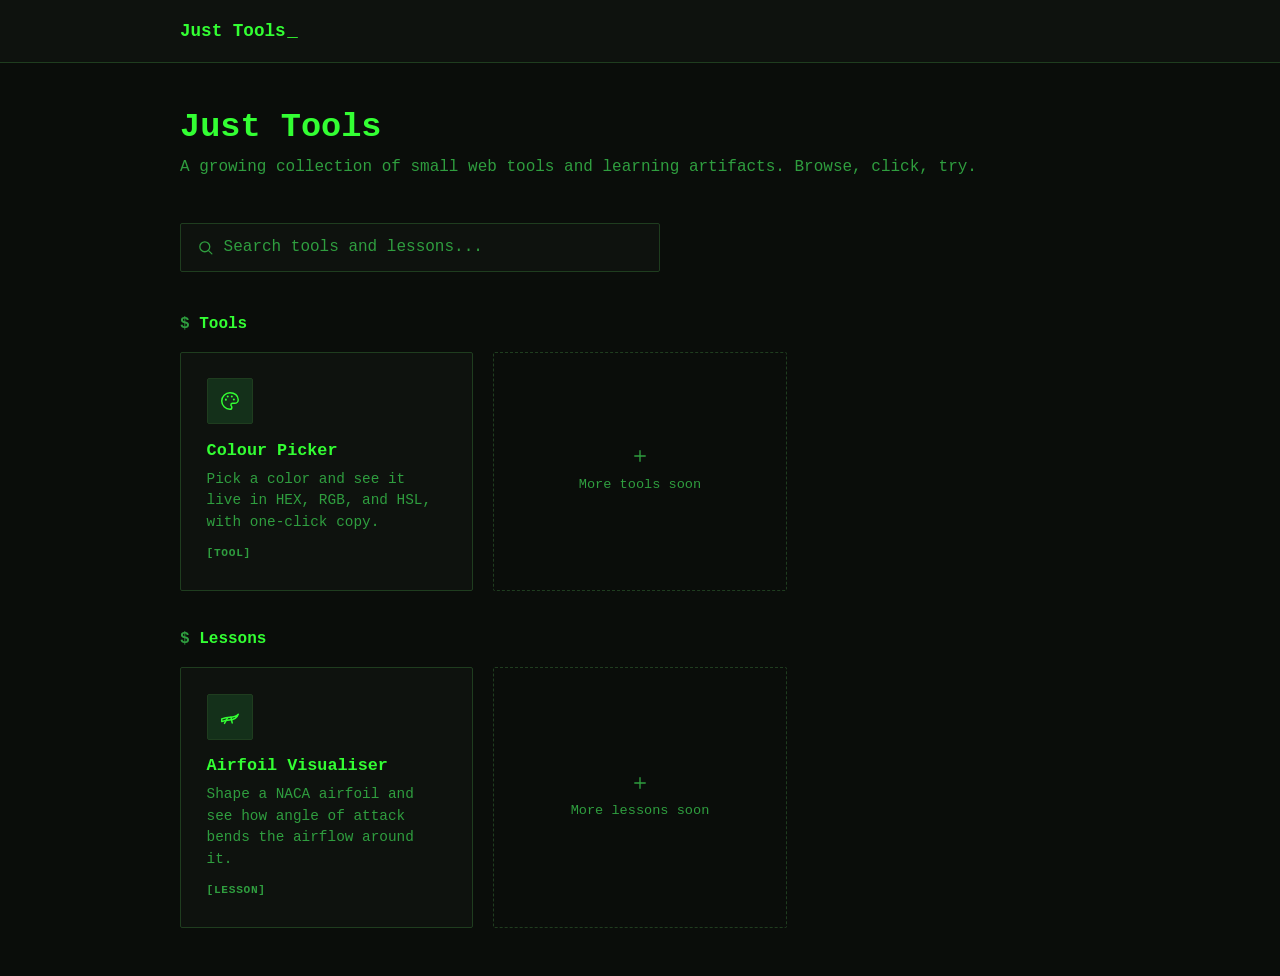
<file: index.html>
<!doctype html>
<html lang="en">
<head>
  <meta charset="UTF-8" />
  <meta name="viewport" content="width=device-width, initial-scale=1" />
  <title>Just Tools</title>
  <link rel="stylesheet" href="shared/style.css" />
</head>
<body>
  <header id="site-header" class="site-header"></header>

  <main class="page">
    <section class="hero">
      <h1>Just Tools</h1>
      <p>A growing collection of small web tools and learning artifacts. Browse, click, try.</p>
    </section>

    <div class="search-bar">
      <svg width="17" height="17" viewBox="0 0 24 24" fill="none" stroke="currentColor" stroke-width="1.8" stroke-linecap="round" aria-hidden="true">
        <circle cx="11" cy="11" r="7"></circle>
        <path d="M21 21l-4.3-4.3"></path>
      </svg>
      <input
        type="text"
        id="search-input"
        placeholder="Search tools and lessons..."
        autocomplete="off"
      />
    </div>

    <h2 class="section-title">Tools</h2>
    <div class="card-grid" id="tools-grid" data-kind="Tool">
      <a class="card" href="tools/colour-picker/index.html" data-name="colour picker color picker hex rgb hsl">
        <div class="card-icon" aria-hidden="true">
          <svg width="22" height="22" viewBox="0 0 24 24" fill="none" stroke="currentColor" stroke-width="1.6" stroke-linecap="round" stroke-linejoin="round">
            <path d="M12 3a9 9 0 1 0 0 18c1.2 0 2-1 2-2 0-.6-.2-1-.5-1.4-.3-.4-.5-.8-.5-1.3 0-1 .8-1.8 1.8-1.8H17a4 4 0 0 0 4-4c0-4.4-4-7.5-9-7.5Z"></path>
            <circle cx="7.5" cy="10.5" r="1.1" fill="currentColor" stroke="none"></circle>
            <circle cx="9.5" cy="7" r="1.1" fill="currentColor" stroke="none"></circle>
            <circle cx="14" cy="7" r="1.1" fill="currentColor" stroke="none"></circle>
            <circle cx="16.2" cy="10.3" r="1.1" fill="currentColor" stroke="none"></circle>
          </svg>
        </div>
        <h3>Colour Picker</h3>
        <p>Pick a color and see it live in HEX, RGB, and HSL, with one-click copy.</p>
        <span class="card-kind">Tool</span>
      </a>
      <div class="card-ghost">
        <svg width="18" height="18" viewBox="0 0 24 24" fill="none" stroke="currentColor" stroke-width="1.8" stroke-linecap="round" aria-hidden="true">
          <path d="M12 5v14M5 12h14"></path>
        </svg>
        <span>More tools soon</span>
      </div>
    </div>

    <h2 class="section-title">Lessons</h2>
    <div class="card-grid" id="lessons-grid" data-kind="Lesson">
      <a class="card" href="lessons/airfoil-visualiser/index.html" data-name="airfoil visualiser naca lift angle of attack aerodynamics">
        <div class="card-icon" aria-hidden="true">
          <svg width="22" height="22" viewBox="0 0 24 24" fill="none" stroke="currentColor" stroke-width="1.6" stroke-linecap="round" stroke-linejoin="round">
            <path d="M3 14c3-1.2 6.5-1.8 9-1.8 4.5 0 7.5-1.7 9-3.2-1 3-4.3 6-9.6 6.2-2.7.1-5.8.6-8.4 1.8Z"></path>
            <path d="M9 13.5 6 19M13 12.3l1.4 6.2"></path>
          </svg>
        </div>
        <h3>Airfoil Visualiser</h3>
        <p>Shape a NACA airfoil and see how angle of attack bends the airflow around it.</p>
        <span class="card-kind">Lesson</span>
      </a>
      <div class="card-ghost">
        <svg width="18" height="18" viewBox="0 0 24 24" fill="none" stroke="currentColor" stroke-width="1.8" stroke-linecap="round" aria-hidden="true">
          <path d="M12 5v14M5 12h14"></path>
        </svg>
        <span>More lessons soon</span>
      </div>
    </div>

    <p class="empty-state" id="empty-state" hidden>No tools or lessons match your search.</p>
  </main>

  <script src="shared/nav.js" data-home="index.html" data-title="Just Tools" data-page="home"></script>
  <script>
    (function () {
      var input = document.getElementById("search-input");
      var grids = [document.getElementById("tools-grid"), document.getElementById("lessons-grid")];
      var emptyState = document.getElementById("empty-state");

      input.addEventListener("input", function () {
        var query = input.value.trim().toLowerCase();
        var visibleCount = 0;

        grids.forEach(function (grid) {
          var cards = grid.querySelectorAll(".card");
          var ghost = grid.querySelector(".card-ghost");
          var gridHasVisible = false;

          cards.forEach(function (card) {
            var haystack = (card.dataset.name || "") + " " + card.textContent;
            var matches = haystack.toLowerCase().indexOf(query) !== -1;
            card.hidden = !matches;
            if (matches) {
              gridHasVisible = true;
              visibleCount++;
            }
          });

          if (ghost) ghost.hidden = query !== "";
          grid.previousElementSibling.hidden = !gridHasVisible && query !== "";
        });

        emptyState.hidden = visibleCount !== 0;
      });
    })();
  </script>
</body>
</html>
</file>
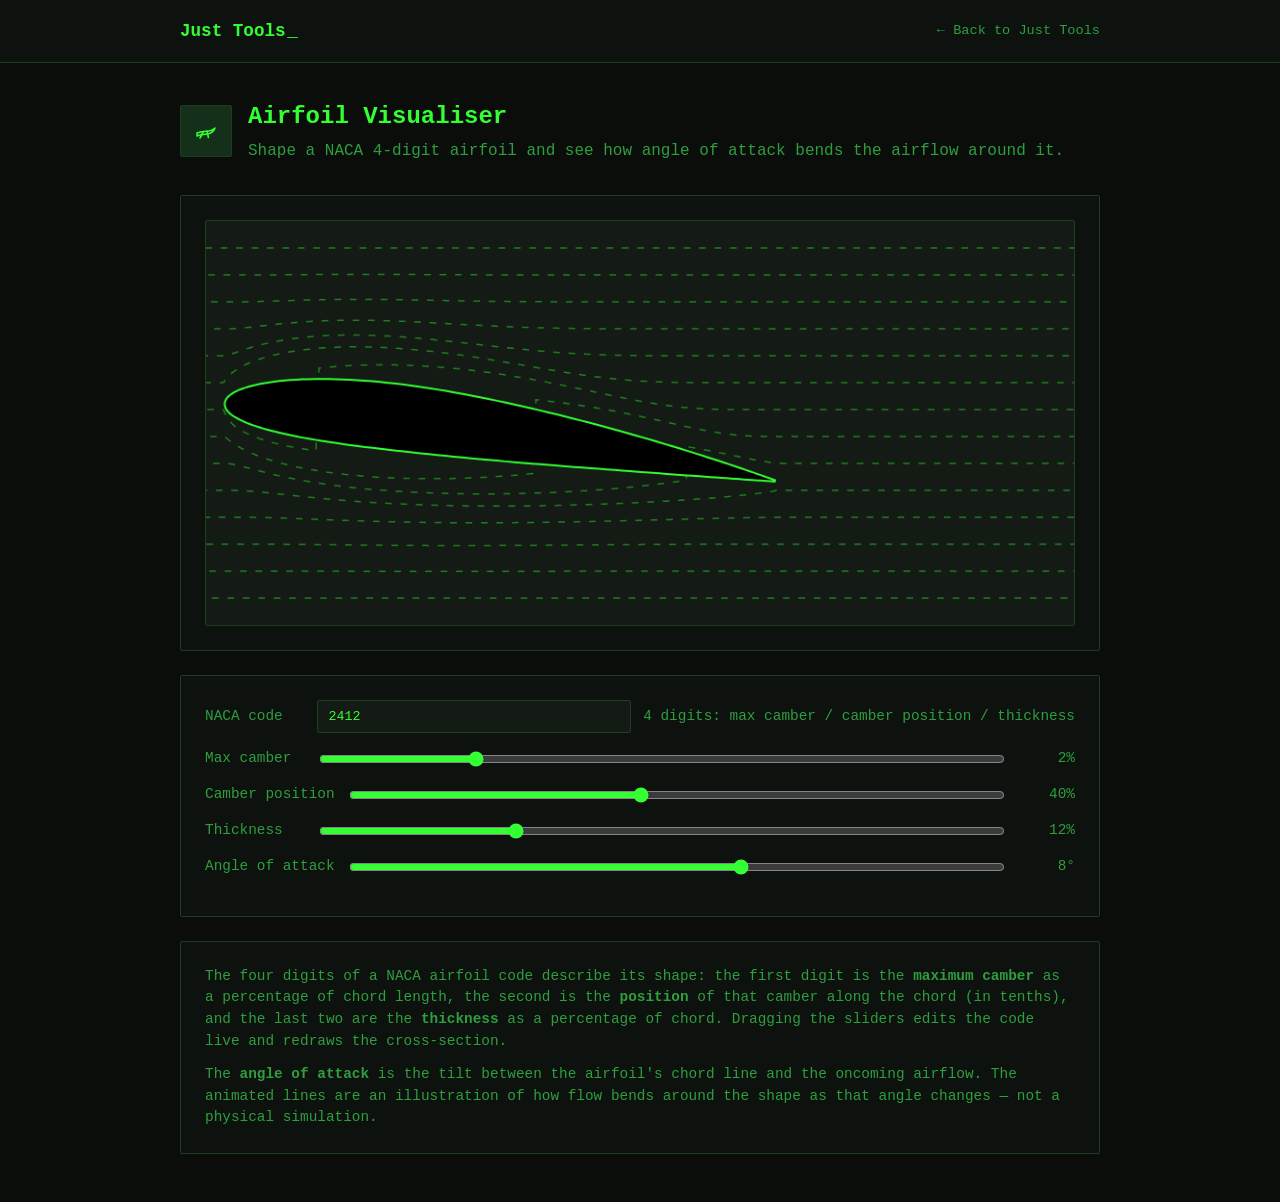
<file: lessons/airfoil-visualiser/index.html>
<!doctype html>
<html lang="en">
<head>
  <meta charset="UTF-8" />
  <meta name="viewport" content="width=device-width, initial-scale=1" />
  <title>Airfoil Visualiser · Just Tools</title>
  <link rel="stylesheet" href="../../shared/style.css" />
  <link rel="stylesheet" href="style.css" />
</head>
<body>
  <header id="site-header" class="site-header"></header>

  <main class="page">
    <section class="tool-header">
      <div class="card-icon" aria-hidden="true">
        <svg width="24" height="24" viewBox="0 0 24 24" fill="none" stroke="currentColor" stroke-width="1.6" stroke-linecap="round" stroke-linejoin="round">
          <path d="M3 14c3-1.2 6.5-1.8 9-1.8 4.5 0 7.5-1.7 9-3.2-1 3-4.3 6-9.6 6.2-2.7.1-5.8.6-8.4 1.8Z"></path>
          <path d="M9 13.5 6 19M13 12.3l1.4 6.2"></path>
        </svg>
      </div>
      <div class="tool-header-text">
        <h1>Airfoil Visualiser</h1>
        <p>Shape a NACA 4-digit airfoil and see how angle of attack bends the airflow around it.</p>
      </div>
    </section>

    <div class="panel">
      <canvas id="airfoil-canvas" width="900" height="420"></canvas>
    </div>

    <div class="panel">
      <div class="field-row">
        <label for="naca-code">NACA code</label>
        <input type="text" id="naca-code" maxlength="4" inputmode="numeric" value="2412" />
        <span class="explainer">4 digits: max camber / camber position / thickness</span>
      </div>

      <div class="field-row">
        <label for="camber-input">Max camber</label>
        <input type="range" id="camber-input" min="0" max="9" step="1" value="2" />
        <span class="value" id="camber-value">2%</span>
      </div>

      <div class="field-row">
        <label for="position-input">Camber position</label>
        <input type="range" id="position-input" min="0" max="9" step="1" value="4" />
        <span class="value" id="position-value">40%</span>
      </div>

      <div class="field-row">
        <label for="thickness-input">Thickness</label>
        <input type="range" id="thickness-input" min="1" max="40" step="1" value="12" />
        <span class="value" id="thickness-value">12%</span>
      </div>

      <div class="field-row">
        <label for="aoa-input">Angle of attack</label>
        <input type="range" id="aoa-input" min="-10" max="20" step="1" value="8" />
        <span class="value" id="aoa-value">8°</span>
      </div>
    </div>

    <div class="panel explainer">
      <p>
        The four digits of a NACA airfoil code describe its shape: the first digit is the
        <strong>maximum camber</strong> as a percentage of chord length, the second is the
        <strong>position</strong> of that camber along the chord (in tenths), and the last two are
        the <strong>thickness</strong> as a percentage of chord. Dragging the sliders edits the
        code live and redraws the cross-section.
      </p>
      <p>
        The <strong>angle of attack</strong> is the tilt between the airfoil's chord line and the
        oncoming airflow. The animated lines are an illustration of how flow bends around the
        shape as that angle changes &mdash; not a physical simulation.
      </p>
    </div>
  </main>

  <script src="../../shared/nav.js" data-home="../../index.html" data-title="Just Tools"></script>
  <script src="script.js"></script>
</body>
</html>
</file>
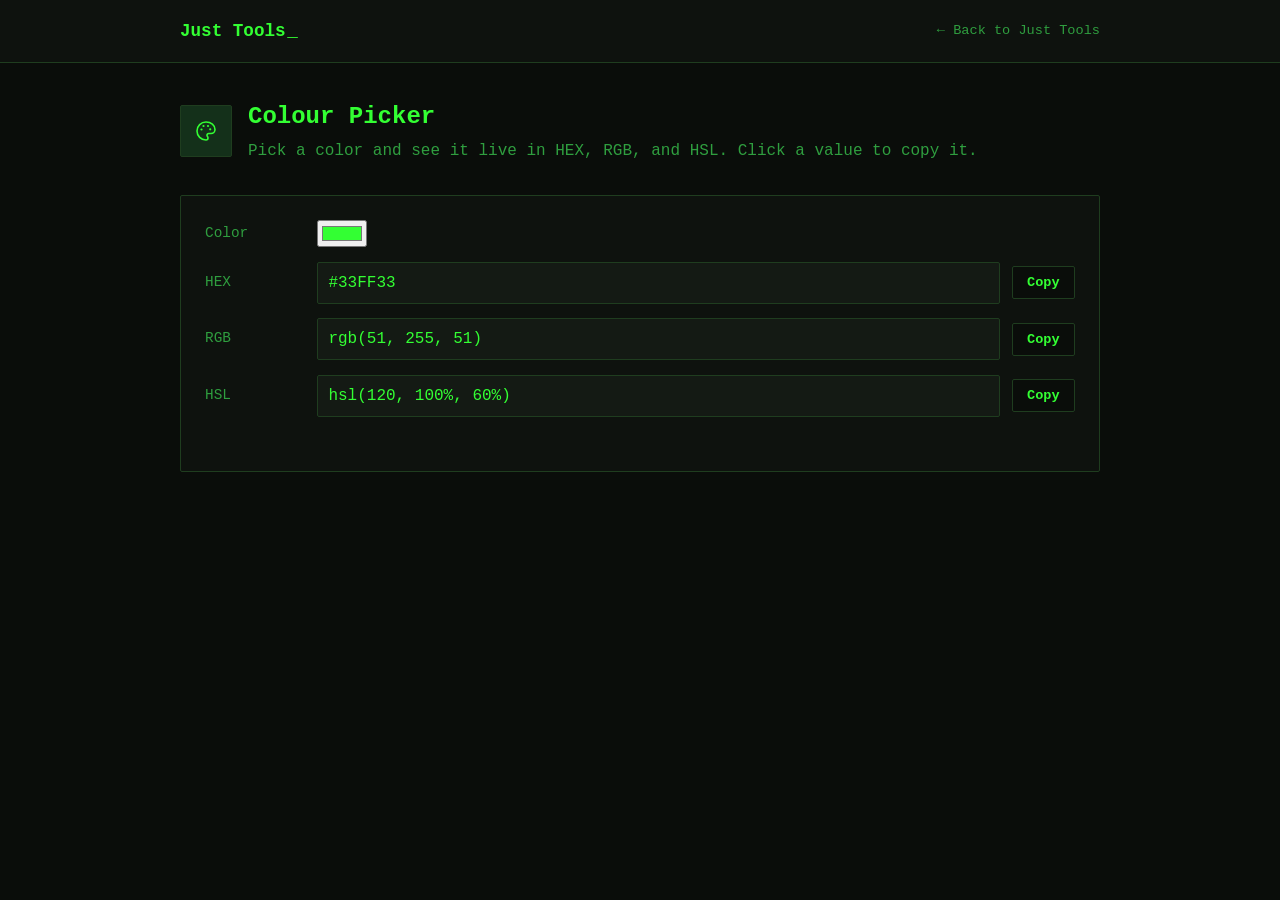
<file: tools/colour-picker/index.html>
<!doctype html>
<html lang="en">
<head>
  <meta charset="UTF-8" />
  <meta name="viewport" content="width=device-width, initial-scale=1" />
  <title>Colour Picker · Just Tools</title>
  <link rel="stylesheet" href="../../shared/style.css" />
  <link rel="stylesheet" href="style.css" />
</head>
<body>
  <header id="site-header" class="site-header"></header>

  <main class="page">
    <section class="tool-header">
      <div class="card-icon" aria-hidden="true">
        <svg width="24" height="24" viewBox="0 0 24 24" fill="none" stroke="currentColor" stroke-width="1.6" stroke-linecap="round" stroke-linejoin="round">
          <path d="M12 3a9 9 0 1 0 0 18c1.2 0 2-1 2-2 0-.6-.2-1-.5-1.4-.3-.4-.5-.8-.5-1.3 0-1 .8-1.8 1.8-1.8H17a4 4 0 0 0 4-4c0-4.4-4-7.5-9-7.5Z"></path>
          <circle cx="7.5" cy="10.5" r="1.1" fill="currentColor" stroke="none"></circle>
          <circle cx="9.5" cy="7" r="1.1" fill="currentColor" stroke="none"></circle>
          <circle cx="14" cy="7" r="1.1" fill="currentColor" stroke="none"></circle>
          <circle cx="16.2" cy="10.3" r="1.1" fill="currentColor" stroke="none"></circle>
        </svg>
      </div>
      <div class="tool-header-text">
        <h1>Colour Picker</h1>
        <p>Pick a color and see it live in HEX, RGB, and HSL. Click a value to copy it.</p>
      </div>
    </section>

    <div class="panel">
      <div class="field-row">
        <label for="color-input">Color</label>
        <input type="color" id="color-input" value="#33ff33" />
      </div>

      <div class="field-row">
        <label for="hex-value">HEX</label>
        <output id="hex-value" class="format-value"></output>
        <button type="button" data-copy-target="hex-value">Copy</button>
      </div>

      <div class="field-row">
        <label for="rgb-value">RGB</label>
        <output id="rgb-value" class="format-value"></output>
        <button type="button" data-copy-target="rgb-value">Copy</button>
      </div>

      <div class="field-row">
        <label for="hsl-value">HSL</label>
        <output id="hsl-value" class="format-value"></output>
        <button type="button" data-copy-target="hsl-value">Copy</button>
      </div>

      <p class="copy-status" id="copy-status" aria-live="polite"></p>
    </div>
  </main>

  <script src="../../shared/nav.js" data-home="../../index.html" data-title="Just Tools"></script>
  <script src="script.js"></script>
</body>
</html>
</file>
<file: shared/style.css>
:root {
  --color-bg: #0a0d0a;
  --color-surface: #0e120e;
  --color-surface-raised: #141a14;
  --color-border: #1f3d1f;
  --color-text: #33ff33;
  --color-text-muted: #2f9e3f;
  --color-accent: #33ff33;
  --color-accent-strong: #9dff9d;
  --color-accent-soft: #14301a;
  --radius: 2px;
  --radius-card: 2px;
  --max-width: 960px;
  --font-mono: ui-monospace, "Cascadia Code", "Source Code Pro", Menlo, Consolas, "Liberation Mono", monospace;
  --font-sans: var(--font-mono);
  --font-heading: var(--font-mono);
}

* {
  box-sizing: border-box;
}

html,
body {
  margin: 0;
  padding: 0;
}

body {
  background: var(--color-bg);
  color: var(--color-text);
  font-family: var(--font-mono);
  line-height: 1.5;
  min-height: 100vh;
}

a {
  color: var(--color-accent);
  text-decoration: none;
}

a:hover {
  color: var(--color-accent-strong);
  text-decoration: underline;
}

.page {
  max-width: var(--max-width);
  margin: 0 auto;
  padding: 0 1.25rem 3rem;
}

/* Shared header injected by shared/nav.js */
.site-header {
  border-bottom: 1px solid var(--color-border);
  background: var(--color-surface);
}

.site-header-inner {
  max-width: var(--max-width);
  margin: 0 auto;
  padding: 1.1rem 1.25rem;
  display: flex;
  align-items: center;
  justify-content: space-between;
  gap: 1rem;
}

.site-brand {
  font-family: var(--font-mono);
  font-weight: 700;
  font-size: 1.1rem;
  color: var(--color-text);
}

.site-brand:hover {
  color: var(--color-accent-strong);
  text-decoration: none;
}

.cursor {
  display: inline-block;
  margin-left: 0.1em;
  animation: blink 1s steps(1) infinite;
}

@keyframes blink {
  0%, 49% { opacity: 1; }
  50%, 100% { opacity: 0; }
}

.back-link {
  font-size: 0.85rem;
  color: var(--color-text-muted);
  white-space: nowrap;
}

.back-link:hover {
  color: var(--color-accent-strong);
}

/* Portal hero + search */
.hero {
  padding: 2.75rem 0 1rem;
}

.hero h1 {
  font-family: var(--font-mono);
  font-weight: 700;
  margin: 0 0 0.5rem;
  font-size: 2.1rem;
  line-height: 1.2;
}

.hero p {
  color: var(--color-text-muted);
  margin: 0;
  font-size: 1rem;
}

.search-bar {
  margin: 1.75rem 0 2.5rem;
  display: flex;
  align-items: center;
  gap: 0.6rem;
  max-width: 480px;
  padding: 0.15rem 1rem;
  background: var(--color-surface);
  border: 1px solid var(--color-border);
  border-radius: var(--radius);
}

.search-bar svg {
  flex-shrink: 0;
  color: var(--color-text-muted);
}

.search-bar input {
  width: 100%;
  padding: 0.75rem 0;
  font-family: var(--font-mono);
  font-size: 1rem;
  background: transparent;
  border: none;
  color: var(--color-text);
}

.search-bar input:focus {
  outline: none;
}

.search-bar input::placeholder {
  color: var(--color-text-muted);
}

/* Card sections */
.section-title {
  font-family: var(--font-mono);
  font-weight: 700;
  font-size: 1rem;
  color: var(--color-text);
  margin: 2.25rem 0 1rem;
}

.section-title::before {
  content: "$ ";
  color: var(--color-text-muted);
}

.card-grid {
  display: grid;
  grid-template-columns: repeat(auto-fill, minmax(240px, 1fr));
  gap: 1.25rem;
}

.card {
  display: block;
  background: var(--color-surface);
  border: 1px solid var(--color-border);
  border-radius: var(--radius-card);
  padding: 1.6rem;
  transition: border-color 0.15s ease, transform 0.15s ease;
}

.card:hover {
  border-color: var(--color-accent);
  transform: translateY(-2px);
  text-decoration: none;
}

.card[hidden],
.card-ghost[hidden] {
  display: none;
}

.card-icon {
  width: 46px;
  height: 46px;
  border-radius: var(--radius);
  background: var(--color-accent-soft);
  border: 1px solid var(--color-border);
  color: var(--color-text);
  display: flex;
  align-items: center;
  justify-content: center;
  margin-bottom: 0.85rem;
}

.card h3 {
  font-family: var(--font-mono);
  font-weight: 700;
  margin: 0 0 0.35rem;
  color: var(--color-text);
  font-size: 1.05rem;
}

.card p {
  margin: 0;
  color: var(--color-text-muted);
  font-size: 0.9rem;
}

.card-kind {
  display: inline-block;
  margin-top: 0.75rem;
  font-weight: 700;
  font-size: 0.7rem;
  text-transform: uppercase;
  letter-spacing: 0.06em;
  color: var(--color-text-muted);
}

.card-kind::before {
  content: "[";
}

.card-kind::after {
  content: "]";
}

.card-ghost {
  display: flex;
  flex-direction: column;
  align-items: center;
  justify-content: center;
  gap: 0.6rem;
  border: 1px dashed var(--color-border);
  border-radius: var(--radius-card);
  padding: 1.6rem;
  color: var(--color-text-muted);
  min-height: 140px;
}

.card-ghost svg {
  color: var(--color-text-muted);
}

.card-ghost span {
  font-size: 0.85rem;
}

.empty-state {
  color: var(--color-text-muted);
  padding: 2rem 0;
}

/* Generic tool/lesson page layout */
.tool-header {
  padding: 2.25rem 0 0.5rem;
  display: flex;
  align-items: center;
  gap: 1rem;
}

.tool-header .card-icon {
  margin-bottom: 0;
  width: 52px;
  height: 52px;
  flex-shrink: 0;
}

.tool-header-text h1 {
  font-family: var(--font-mono);
  font-weight: 700;
  margin: 0 0 0.3rem;
  font-size: 1.5rem;
}

.tool-header-text p {
  color: var(--color-text-muted);
  margin: 0;
}

.panel {
  background: var(--color-surface);
  border: 1px solid var(--color-border);
  border-radius: var(--radius-card);
  padding: 1.5rem;
  margin-top: 1.5rem;
}

.field-row {
  display: flex;
  align-items: center;
  gap: 0.75rem;
  margin-bottom: 0.9rem;
}

.field-row label {
  min-width: 100px;
  color: var(--color-text-muted);
  font-size: 0.9rem;
}

.field-row input[type="text"],
.field-row output {
  font-family: var(--font-mono);
  background: var(--color-surface-raised);
  border: 1px solid var(--color-border);
  border-radius: var(--radius);
  padding: 0.5rem 0.65rem;
  color: var(--color-text);
  flex: 1;
}

.field-row input[type="range"] {
  flex: 1;
  accent-color: var(--color-accent);
}

.field-row .value {
  min-width: 3.5rem;
  text-align: right;
  font-family: var(--font-mono);
  color: var(--color-text-muted);
  font-size: 0.9rem;
}

button {
  font-family: var(--font-mono);
  font-weight: 700;
  font-size: 0.85rem;
  background: var(--color-bg);
  border: 1px solid var(--color-border);
  border-radius: var(--radius);
  color: var(--color-text);
  padding: 0.5rem 0.9rem;
  cursor: pointer;
}

button:hover {
  background: var(--color-text);
  border-color: var(--color-text);
  color: var(--color-bg);
}

button:active {
  transform: translateY(1px);
}

.explainer {
  color: var(--color-text-muted);
  font-size: 0.9rem;
}

canvas {
  width: 100%;
  height: auto;
  background: var(--color-surface-raised);
  border: 1px solid var(--color-border);
  border-radius: var(--radius-card);
  display: block;
}
</file>
<file: lessons/airfoil-visualiser/style.css>
#airfoil-canvas {
  aspect-ratio: 900 / 420;
}

.explainer p {
  margin: 0 0 0.75rem;
}

.explainer p:last-child {
  margin-bottom: 0;
}
</file>
<file: tools/colour-picker/style.css>
.format-value {
  cursor: pointer;
}

.copy-status {
  min-height: 1.2em;
  margin: 0.75rem 0 0;
  color: var(--color-accent-strong);
  font-size: 0.85rem;
}
</file>
